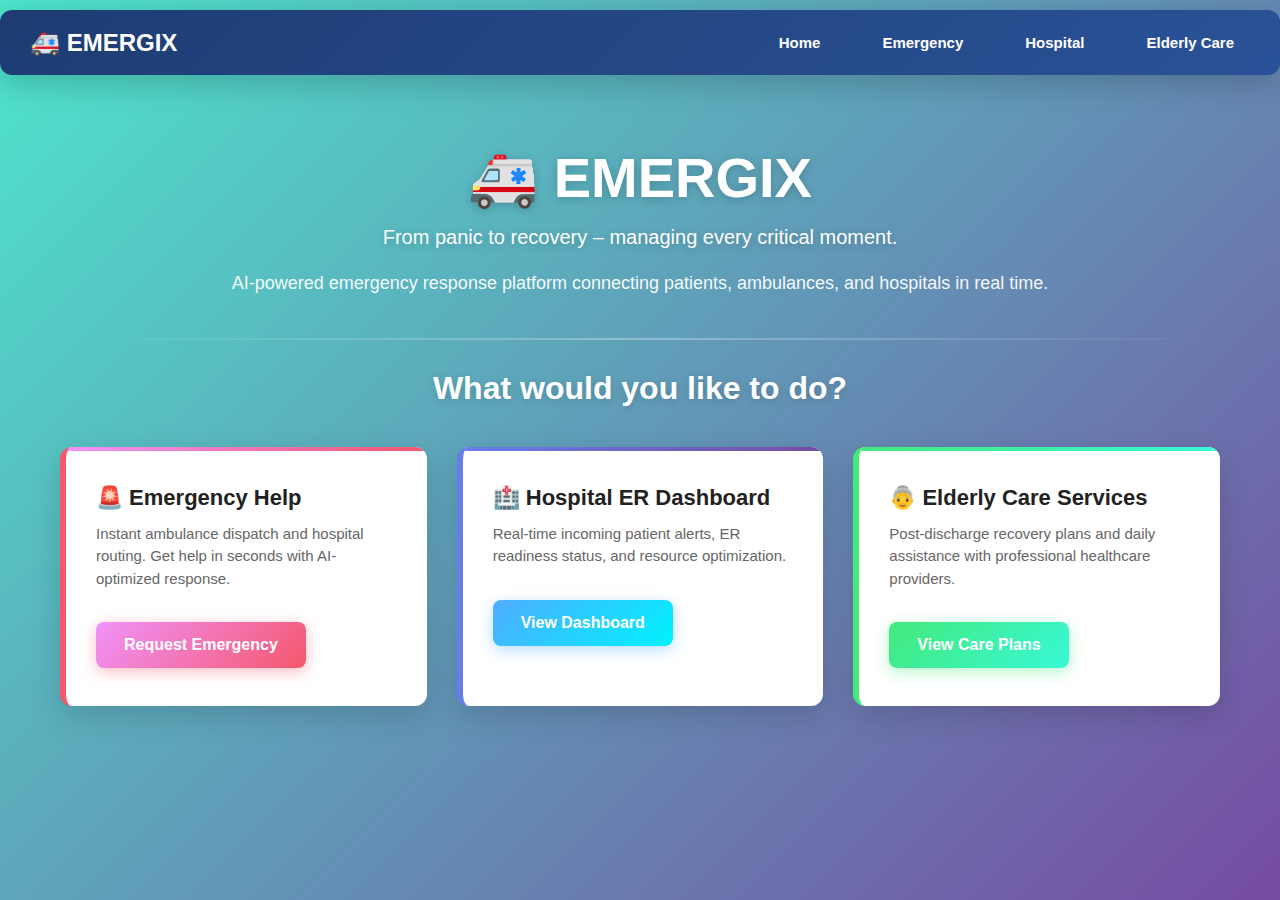
<file: frontend/index.html>
<!DOCTYPE html>
<html lang="en">
<head>
  <meta charset="UTF-8">
  <meta name="viewport" content="width=device-width, initial-scale=1.0">
  <title>EMERGIX – AI-Powered Emergency Response Platform</title>
  <link rel="stylesheet" href="style.css">
</head>

<body>
    <div class="navbar">
        <b>🚑 EMERGIX</b>
        <div class="nav-links">
            <a href="index.html">Home</a>
            <a href="emergency.html">Emergency</a>
            <a href="hospital.html">Hospital</a>
            <a href="elderly-care.html">Elderly Care</a>
        </div>
    </div>

    <div class="container">
        <div class="hero-text">
            <h1>🚑 EMERGIX</h1>
            <h3>From panic to recovery – managing every critical moment.</h3>
            <p style="font-size: 18px; margin-top: 20px;">
                AI-powered emergency response platform connecting patients, ambulances, and hospitals in real time.
            </p>
        </div>

        <hr>

        <h2 style="text-align: center;">What would you like to do?</h2>

        <div class="card-container">

            <div class="card emergency">
                <h3>🚨 Emergency Help</h3>
                <p>Instant ambulance dispatch and hospital routing. Get help in seconds with AI-optimized response.</p>
                <a href="emergency.html">
                    <button class="btn-emergency">Request Emergency</button>
                </a>
            </div>

            <div class="card">
                <h3>🏥 Hospital ER Dashboard</h3>
                <p>Real-time incoming patient alerts, ER readiness status, and resource optimization.</p>
                <a href="hospital.html">
                    <button class="btn-hospital">View Dashboard</button>
                </a>
            </div>

            <div class="card care">
                <h3>👵 Elderly Care Services</h3>
                <p>Post-discharge recovery plans and daily assistance with professional healthcare providers.</p>
                <a href="elderly-care.html">
                    <button class="btn-care">View Care Plans</button>
                </a>
            </div>

        </div>
    </div>
</body>
</html>
</file>
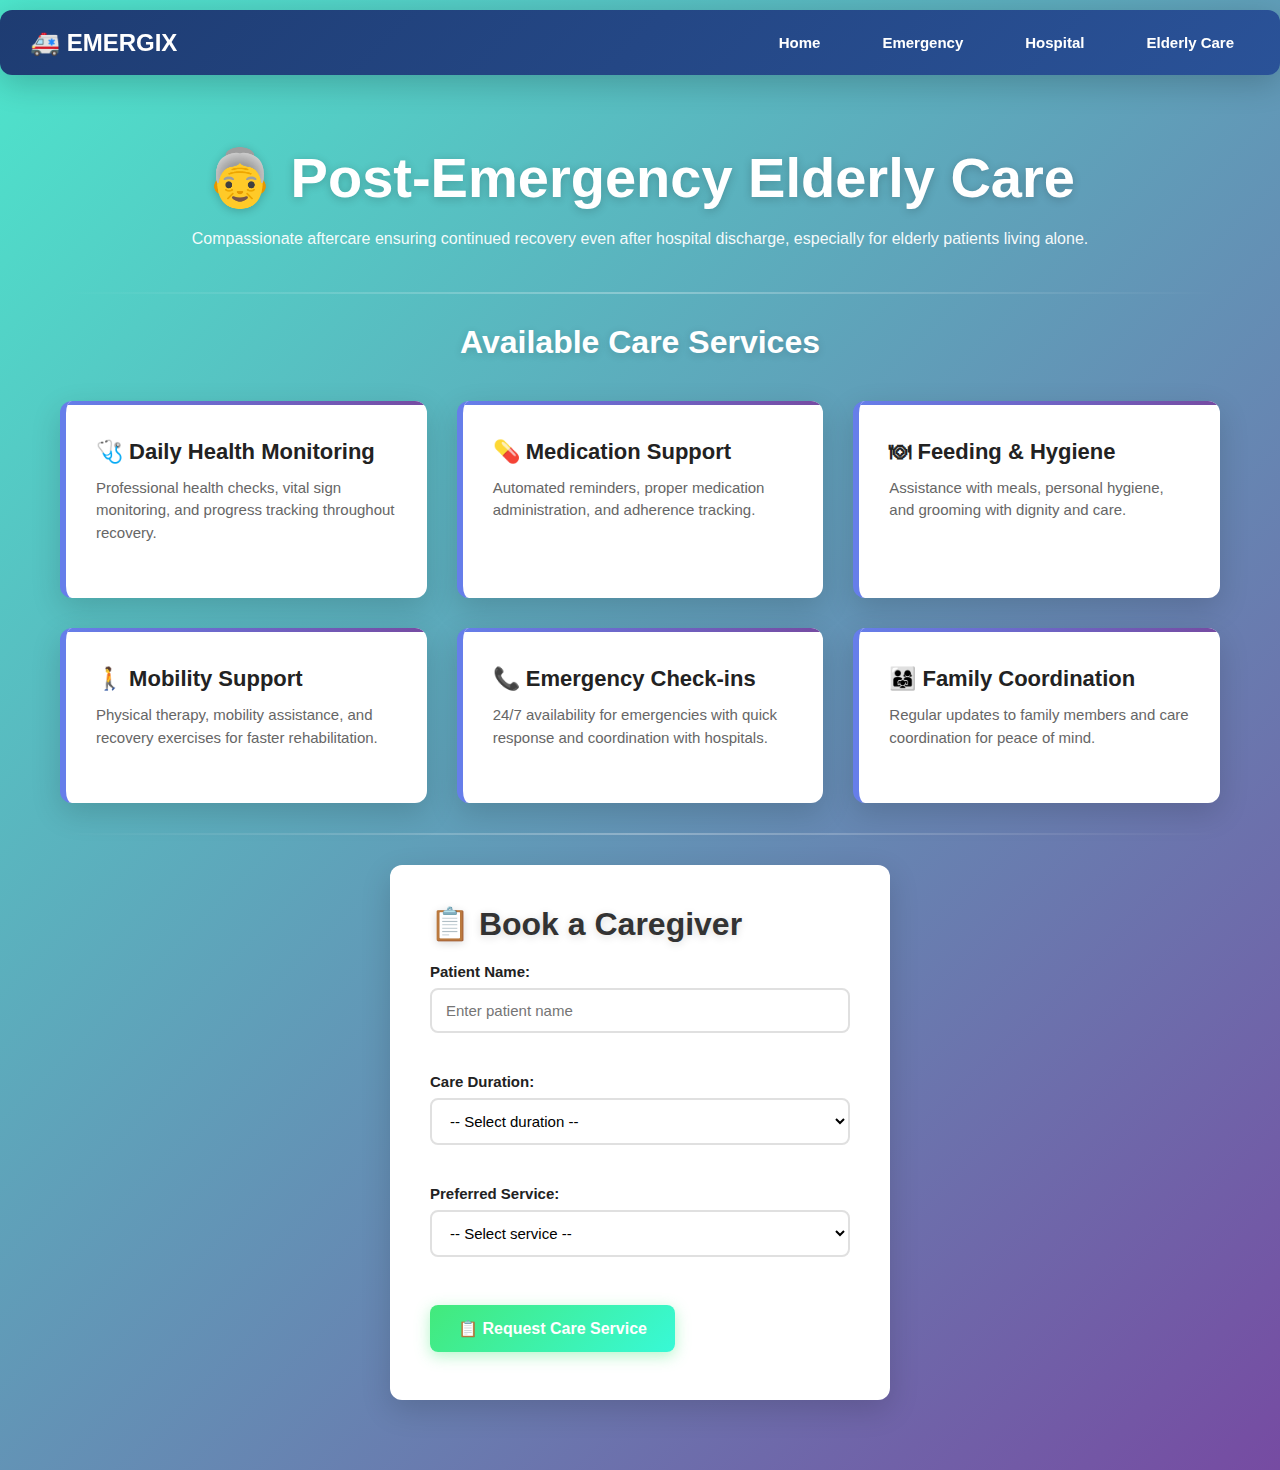
<file: frontend/elderly-care.html>
<!DOCTYPE html>
<html lang="en">
<head>
  <meta charset="UTF-8">
  <meta name="viewport" content="width=device-width, initial-scale=1.0">
  <title>Elderly Care Services – EMERGIX</title>
  <link rel="stylesheet" href="style.css">
</head>

<body>
  <div class="navbar">
    <b>🚑 EMERGIX</b>
    <div class="nav-links">
      <a href="index.html">Home</a>
      <a href="emergency.html">Emergency</a>
      <a href="hospital.html">Hospital</a>
      <a href="elderly-care.html">Elderly Care</a>
    </div>
  </div>

  <div class="container">
    <div class="hero-text">
      <h1>👵 Post-Emergency Elderly Care</h1>
      <p>
        Compassionate aftercare ensuring continued recovery even after hospital discharge, 
        especially for elderly patients living alone.
      </p>
    </div>

    <hr>

    <h2 style="text-align: center;">Available Care Services</h2>

    <div class="card-container">
      <div class="card">
        <h3>🩺 Daily Health Monitoring</h3>
        <p>Professional health checks, vital sign monitoring, and progress tracking throughout recovery.</p>
      </div>
      
      <div class="card">
        <h3>💊 Medication Support</h3>
        <p>Automated reminders, proper medication administration, and adherence tracking.</p>
      </div>
      
      <div class="card">
        <h3>🍽 Feeding & Hygiene</h3>
        <p>Assistance with meals, personal hygiene, and grooming with dignity and care.</p>
      </div>
      
      <div class="card">
        <h3>🚶 Mobility Support</h3>
        <p>Physical therapy, mobility assistance, and recovery exercises for faster rehabilitation.</p>
      </div>
      
      <div class="card">
        <h3>📞 Emergency Check-ins</h3>
        <p>24/7 availability for emergencies with quick response and coordination with hospitals.</p>
      </div>
      
      <div class="card">
        <h3>👨‍👩‍👧 Family Coordination</h3>
        <p>Regular updates to family members and care coordination for peace of mind.</p>
      </div>
    </div>

    <hr>

    <div class="form-section">
      <h2 style="color: #333;">📋 Book a Caregiver</h2>

      <form id="elderlyCareForm">
        <div class="form-group">
          <label for="name">Patient Name:</label>
          <input type="text" id="name" placeholder="Enter patient name" required>
        </div>

        <div class="form-group">
          <label for="duration">Care Duration:</label>
          <select id="duration" required>
            <option value="">-- Select duration --</option>
            <option value="1week">1 Week</option>
            <option value="2weeks">2 Weeks</option>
            <option value="1month">1 Month</option>
            <option value="3months">3 Months</option>
            <option value="longterm">Long-term Care</option>
          </select>
        </div>

        <div class="form-group">
          <label for="service">Preferred Service:</label>
          <select id="service" required>
            <option value="">-- Select service --</option>
            <option value="recovery">Recovery Care</option>
            <option value="medication">Medication Support</option>
            <option value="fulltime">Full-time Assistance</option>
            <option value="combined">Combined Services</option>
          </select>
        </div>

        <button class="btn-care" type="submit">
          📋 Request Care Service
        </button>
      </form>
    </div>
  </div>
  <script src="js/main.js"></script>

</body>
</html>
</file>
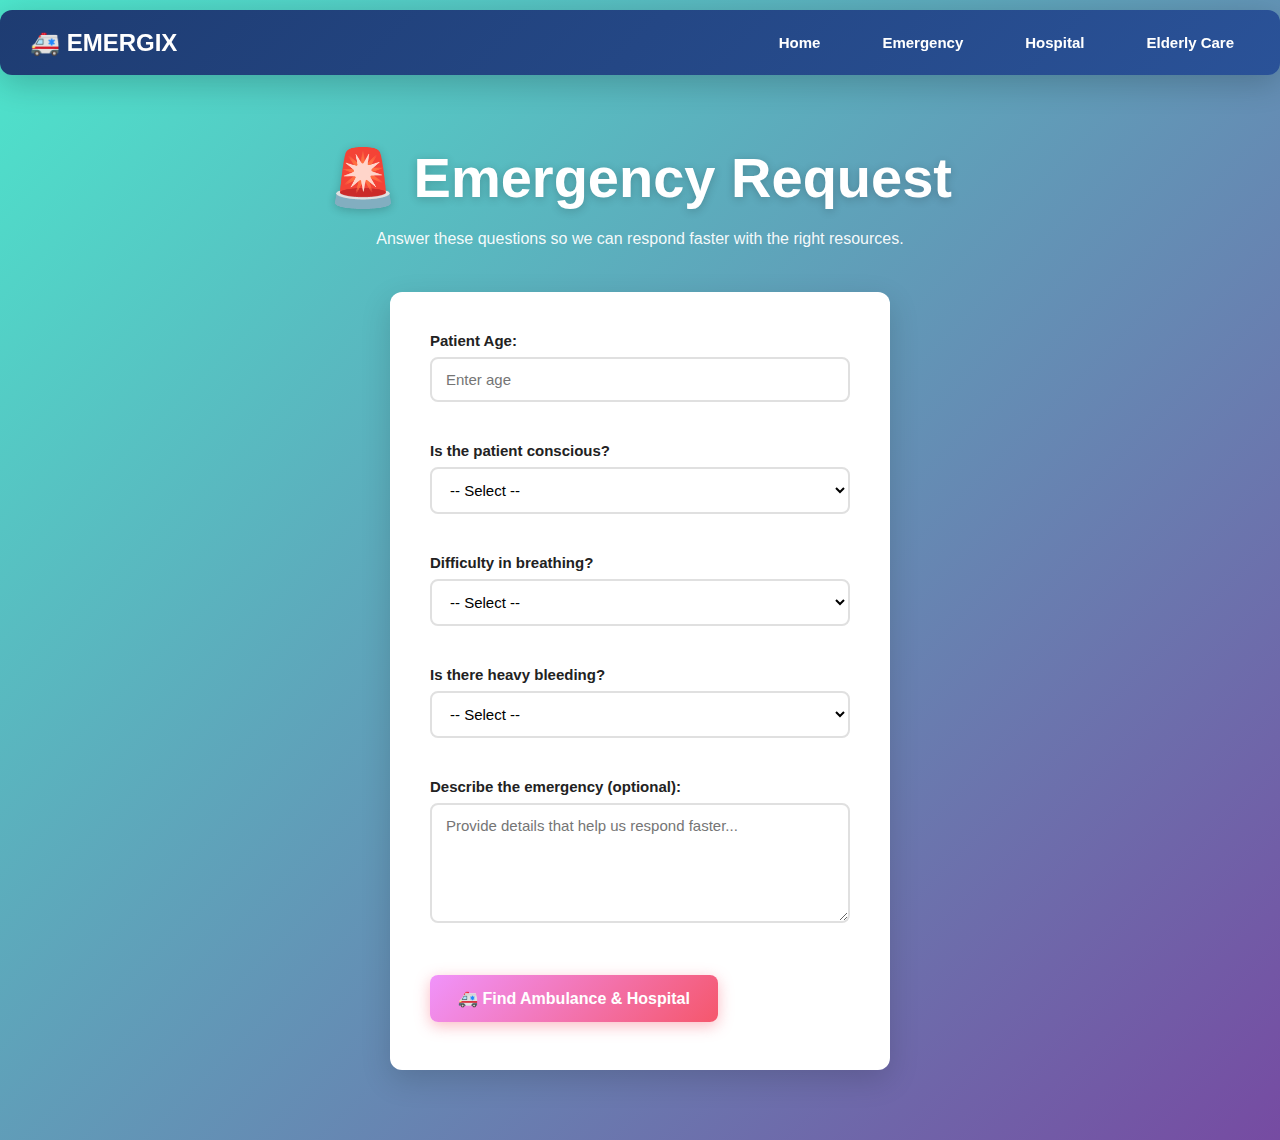
<file: frontend/emergency.html>
<!DOCTYPE html>
<html lang="en">
<head>
  <meta charset="UTF-8">
  <meta name="viewport" content="width=device-width, initial-scale=1.0">
  <title>Emergency Request – EMERGIX</title>
  <link rel="stylesheet" href="style.css">
</head>

<body>
   <div class="navbar">
     <b>🚑 EMERGIX</b>
     <div class="nav-links">
       <a href="index.html">Home</a>
       <a href="emergency.html">Emergency</a>
       <a href="hospital.html">Hospital</a>
       <a href="elderly-care.html">Elderly Care</a>
     </div>
   </div>

   <div class="container">
     <div class="hero-text">
       <h1>🚨 Emergency Request</h1>
       <p>Answer these questions so we can respond faster with the right resources.</p>
     </div>

     <div class="form-section">
       <form id="emergencyForm">

         <div class="form-group">
           <label for="age">Patient Age:</label>
           <input type="number" id="age" placeholder="Enter age" required>
         </div>

         <div class="form-group">
           <label for="conscious">Is the patient conscious?</label>
           <select id="conscious" required>
             <option value="">-- Select --</option>
             <option value="yes">Yes</option>
             <option value="no">No</option>
           </select>
         </div>

         <div class="form-group">
           <label for="breathing">Difficulty in breathing?</label>
           <select id="breathing" required>
             <option value="">-- Select --</option>
             <option value="no">No</option>
             <option value="mild">Mild</option>
             <option value="severe">Severe</option>
           </select>
         </div>

         <div class="form-group">
           <label for="bleeding">Is there heavy bleeding?</label>
           <select id="bleeding" required>
             <option value="">-- Select --</option>
             <option value="no">No</option>
             <option value="yes">Yes</option>
           </select>
         </div>

         <div class="form-group">
           <label for="description">Describe the emergency (optional):</label>
           <textarea id="description" placeholder="Provide details that help us respond faster..."></textarea>
         </div>

         <button class="btn-emergency" type="submit">
           🚑 Find Ambulance & Hospital
         </button>

       </form>
     </div>
   </div>
   <script src="js/main.js"></script>

</body>
</html>
</file>
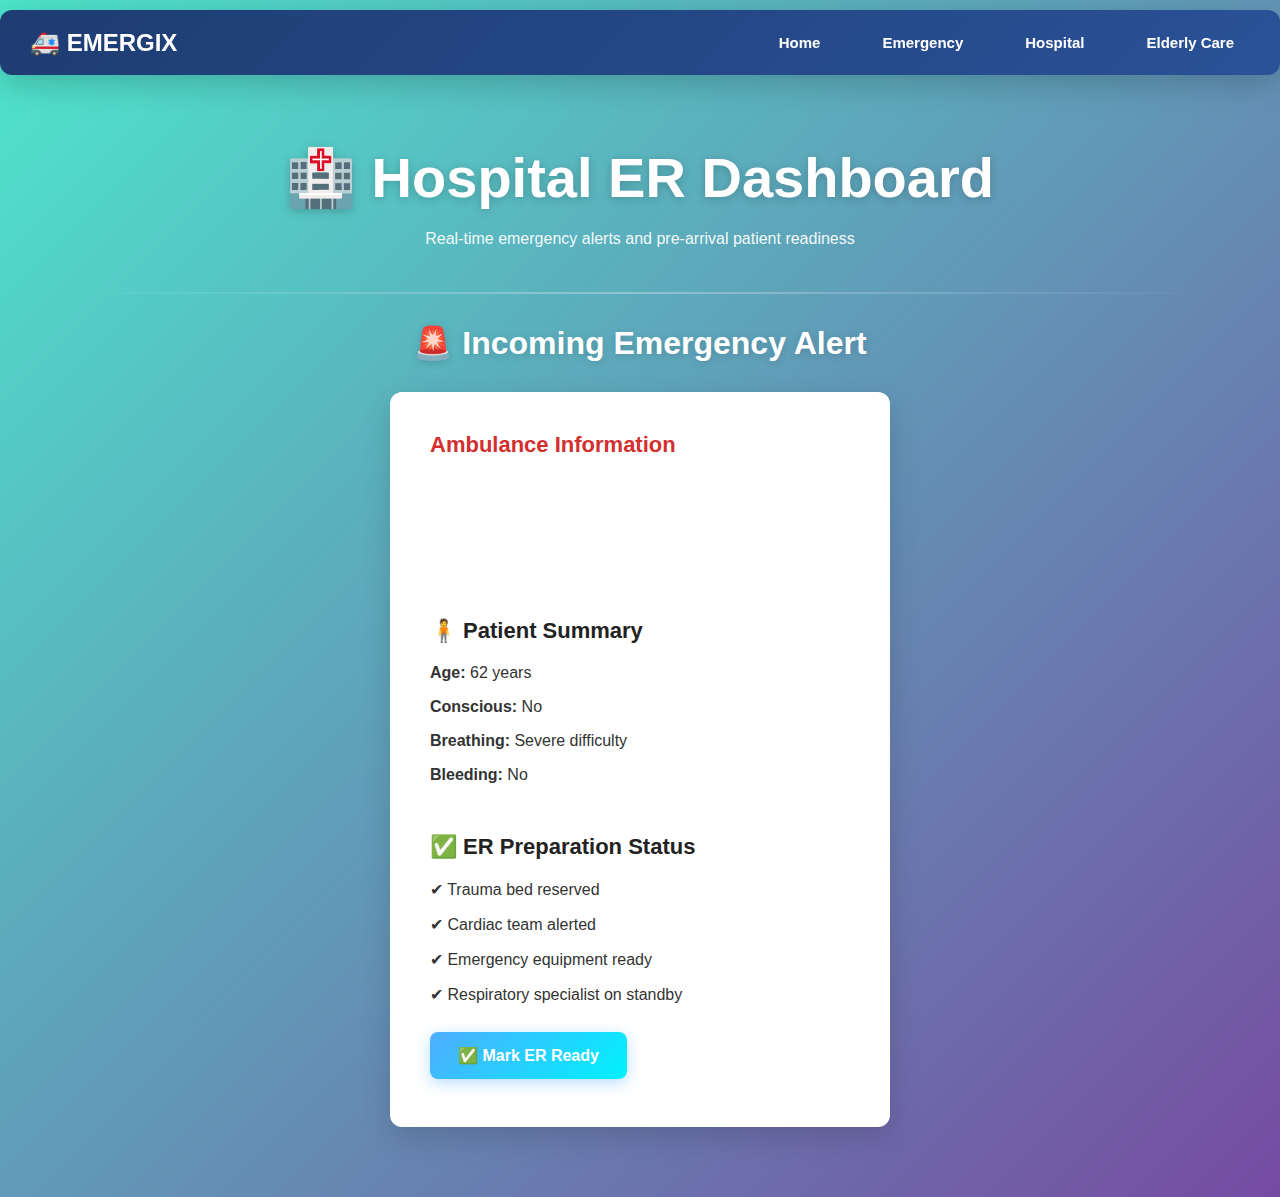
<file: frontend/hospital.html>
<!DOCTYPE html>
<html lang="en">
<head>
  <meta charset="UTF-8">
  <meta name="viewport" content="width=device-width, initial-scale=1.0">
  <title>Hospital ER Dashboard – EMERGIX</title>
  <link rel="stylesheet" href="style.css">
</head>

<body>
   <div class="navbar">
     <b>🚑 EMERGIX</b>
     <div class="nav-links">
       <a href="index.html">Home</a>
       <a href="emergency.html">Emergency</a>
       <a href="hospital.html">Hospital</a>
       <a href="elderly-care.html">Elderly Care</a>
     </div>
   </div>

   <div class="container">
     <div class="hero-text">
       <h1>🏥 Hospital ER Dashboard</h1>
       <p>Real-time emergency alerts and pre-arrival patient readiness</p>
     </div>

     <hr>

     <h2 style="text-align: center; color: white;">🚨 Incoming Emergency Alert</h2>

     <div class="form-section">
       <h3 style="color: #d32f2f;">Ambulance Information</h3>
       <p><strong>Ambulance ETA:</strong> 8 minutes</p>
       <p><strong>Ambulance Type:</strong> Advanced Life Support (ALS)</p>
       <p><strong>Route Status:</strong> Optimal route calculated, traffic-aware</p>

       <hr style="margin: 20px 0;">

       <h3>🧍 Patient Summary</h3>
       <ul style="list-style: none; padding: 0;">
         <li style="padding: 8px 0;"><strong>Age:</strong> 62 years</li>
         <li style="padding: 8px 0;"><strong>Conscious:</strong> No</li>
         <li style="padding: 8px 0;"><strong>Breathing:</strong> Severe difficulty</li>
         <li style="padding: 8px 0;"><strong>Bleeding:</strong> No</li>
       </ul>

       <hr style="margin: 20px 0;">

       <h3>✅ ER Preparation Status</h3>
       <ul style="list-style: none; padding: 0;">
         <li style="padding: 8px 0;">✔ Trauma bed reserved</li>
         <li style="padding: 8px 0;">✔ Cardiac team alerted</li>
         <li style="padding: 8px 0;">✔ Emergency equipment ready</li>
         <li style="padding: 8px 0;">✔ Respiratory specialist on standby</li>
       </ul>

       <button class="btn-hospital" type="button" id="erReadyBtn" style="margin-top: 20px;">✅ Mark ER Ready</button>
     </div>
   </div>
   <script src="js/main.js"></script>

</body>
</html>
</file>
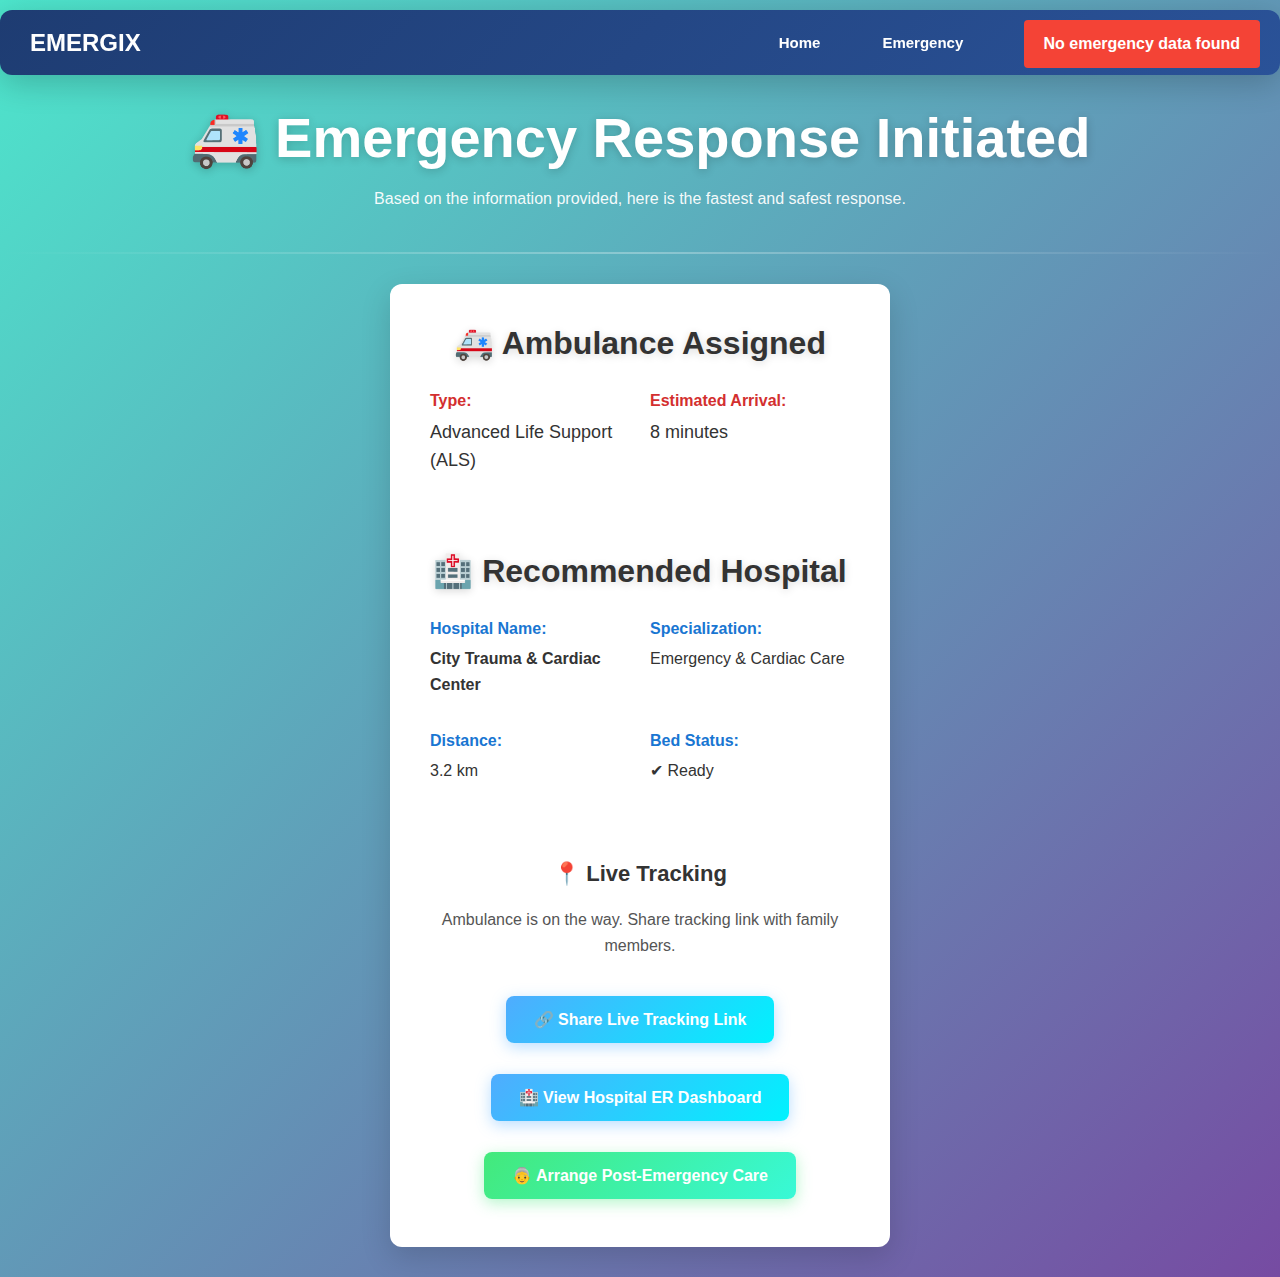
<file: frontend/result.html>
<!DOCTYPE html>
<html lang="en">
<head>
  <meta charset="UTF-8">
  <meta name="viewport" content="width=device-width, initial-scale=1.0">
  <title>Emergency Response – EMERGIX</title>
  <link rel="stylesheet" href="style.css">
</head>

<body>
   <div class="navbar">
  <b>EMERGIX</b>
  <div class="nav-links">
    <a href="index.html">Home</a>
    <a href="emergency.html">Emergency</a>
    <a href="hospital.html">Hospital</a>
    <a href="elderly-care.html">Elderly Care</a>
  </div>
</div>

     <div class="hero-text">
       <h1>🚑 Emergency Response Initiated</h1>
       <p>Based on the information provided, here is the fastest and safest response.</p>
     </div>

     <hr>

     <div class="form-section">
       <h2 style="color: #333; text-align: center; margin-bottom: 30px;">🚑 Ambulance Assigned</h2>
       
       <div style="display: grid; grid-template-columns: 1fr 1fr; gap: 20px; margin-bottom: 30px;">
         <div>
           <h4 style="color: #d32f2f;">Type:</h4>
           <p style="color: #333; font-size: 18px;">Advanced Life Support (ALS)</p>
         </div>
         <div>
           <h4 style="color: #d32f2f;">Estimated Arrival:</h4>
           <p style="color: #333; font-size: 18px;">8 minutes</p>
         </div>
       </div>

       <hr style="margin: 30px 0;">

       <h2 style="color: #333; text-align: center; margin-bottom: 30px;">🏥 Recommended Hospital</h2>
       
       <div style="display: grid; grid-template-columns: 1fr 1fr; gap: 20px; margin-bottom: 30px;">
         <div>
           <h4 style="color: #1976d2;">Hospital Name:</h4>
           <p style="color: #333; font-size: 16px;"><strong>City Trauma & Cardiac Center</strong></p>
         </div>
         <div>
           <h4 style="color: #1976d2;">Specialization:</h4>
           <p style="color: #333; font-size: 16px;">Emergency & Cardiac Care</p>
         </div>
         <div>
           <h4 style="color: #1976d2;">Distance:</h4>
           <p style="color: #333; font-size: 16px;">3.2 km</p>
         </div>
         <div>
           <h4 style="color: #1976d2;">Bed Status:</h4>
           <p style="color: #333; font-size: 16px;">✔ Ready</p>
         </div>
       </div>

       <hr style="margin: 30px 0;">

       <h3 style="color: #333; text-align: center; margin-bottom: 20px;">📍 Live Tracking</h3>
       <p style="color: #555; text-align: center; margin-bottom: 30px;">Ambulance is on the way. Share tracking link with family members.</p>

       <div style="text-align: center; display: flex; flex-direction: column; gap: 15px;">
         <a href="tracking.html" style="text-decoration: none;">
           <button class="btn-hospital">🔗 Share Live Tracking Link</button>
         </a>
         <a href="hospital.html" style="text-decoration: none;">
           <button class="btn-hospital">🏥 View Hospital ER Dashboard</button>
         </a>
         <a href="elderly-care.html" style="text-decoration: none;">
           <button class="btn-care">👵 Arrange Post-Emergency Care</button>
         </a>
       </div>
     </div>
   </div>
   <script src="js/main.js"></script>

</body>
</html>
</file>
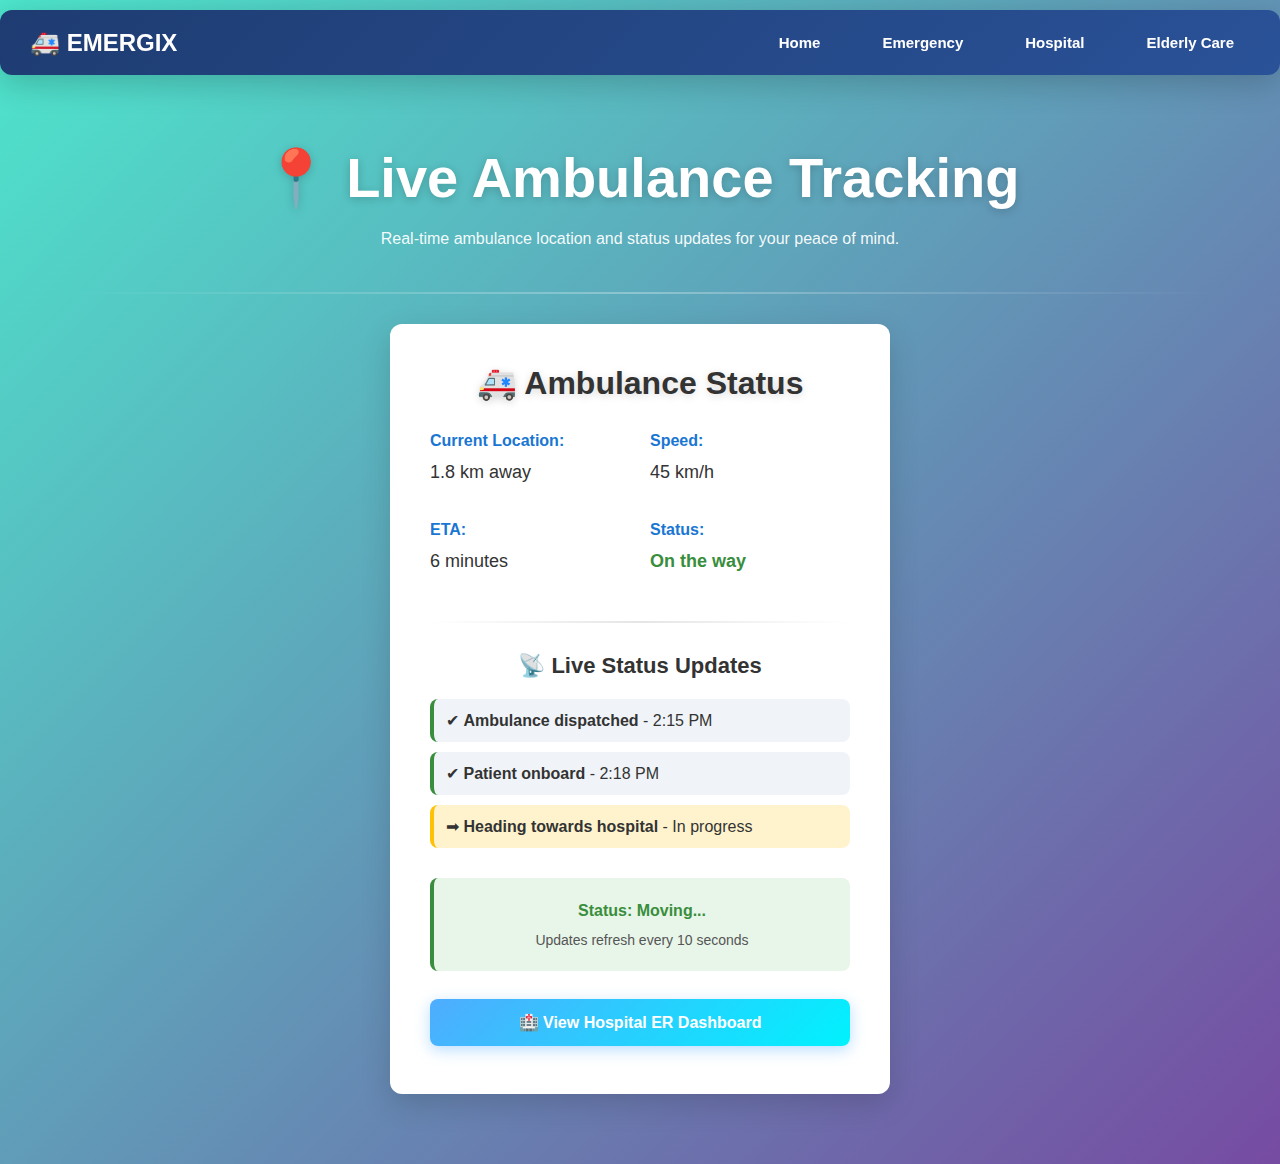
<file: frontend/tracking.html>
<!DOCTYPE html>
<html lang="en">
<head>
  <meta charset="UTF-8">
  <meta name="viewport" content="width=device-width, initial-scale=1.0">
  <title>Live Ambulance Tracking – EMERGIX</title>
  <link rel="stylesheet" href="style.css">
</head>

<body>
  <div class="navbar">
    <b>🚑 EMERGIX</b>
    <div class="nav-links">
      <a href="index.html">Home</a>
      <a href="emergency.html">Emergency</a>
      <a href="hospital.html">Hospital</a>
      <a href="elderly-care.html">Elderly Care</a>
    </div>
  </div>

  <div class="container">
    <div class="hero-text">
      <h1>📍 Live Ambulance Tracking</h1>
      <p>Real-time ambulance location and status updates for your peace of mind.</p>
    </div>

    <hr>

    <div class="form-section">
      <h2 style="color: #333; text-align: center; margin-bottom: 30px;">🚑 Ambulance Status</h2>
      
      <div style="display: grid; grid-template-columns: 1fr 1fr; gap: 20px; margin-bottom: 30px;">
        <div>
          <h4 style="color: #1976d2;">Current Location:</h4>
          <p style="color: #333; font-size: 18px;">1.8 km away</p>
        </div>
        <div>
          <h4 style="color: #1976d2;">Speed:</h4>
          <p style="color: #333; font-size: 18px;">45 km/h</p>
        </div>
        <div>
          <h4 style="color: #1976d2;">ETA:</h4>
          <p style="color: #333; font-size: 18px;">6 minutes</p>
        </div>
        <div>
          <h4 style="color: #1976d2;">Status:</h4>
          <p style="color: #388e3c; font-size: 18px;"><strong>On the way</strong></p>
        </div>
      </div>

      <hr style="margin: 30px 0; background: linear-gradient(90deg, transparent, rgba(0,0,0,0.1), transparent);">

      <h3 style="color: #333; text-align: center; margin-bottom: 20px;">📡 Live Status Updates</h3>
      
      <ul style="list-style: none; padding: 0; margin-bottom: 30px;">
        <li style="padding: 12px; margin-bottom: 10px; background: #f0f4f8; border-radius: 8px; border-left: 4px solid #388e3c;">
          ✔ <strong>Ambulance dispatched</strong> - 2:15 PM
        </li>
        <li style="padding: 12px; margin-bottom: 10px; background: #f0f4f8; border-radius: 8px; border-left: 4px solid #388e3c;">
          ✔ <strong>Patient onboard</strong> - 2:18 PM
        </li>
        <li style="padding: 12px; margin-bottom: 10px; background: #fff3cd; border-radius: 8px; border-left: 4px solid #ffc107;">
          ➡ <strong>Heading towards hospital</strong> - In progress
        </li>
      </ul>

      <div style="text-align: center; padding: 20px; background: #e8f5e9; border-radius: 8px; border-left: 4px solid #388e3c; margin-bottom: 20px;">
        <p style="color: #388e3c; font-size: 16px; margin: 0;"><strong>Status: Moving...</strong></p>
        <p style="color: #555; font-size: 14px; margin: 5px 0 0 0;">Updates refresh every 10 seconds</p>
      </div>

      <a href="hospital.html" style="text-decoration: none;">
        <button class="btn-hospital" style="width: 100%;">🏥 View Hospital ER Dashboard</button>
      </a>
    </div>
  </div>
  <script src="js/main.js"></script>

</body>
</html>
</file>
<file: frontend/style.css>
* {
  margin: 0;
  padding: 0;
  box-sizing: border-box;
}

body {
  font-family: 'Segoe UI', Tahoma, Geneva, Verdana, sans-serif;
  background: linear-gradient(135deg, #4de6cc 0%, #764ba2 100%);
  color: #333;
  min-height: 100vh;
}

.container {
  max-width: 1200px;
  margin: 0 auto;
  padding: 40px 20px;
}

/* Navbar Styling */
.navbar {
  background: linear-gradient(135deg, #1e3c72 0%, #2a5298 100%);
  padding: 16px 30px;
  display: flex;
  justify-content: space-between;
  align-items: center;
  box-shadow: 0 8px 32px rgba(0, 0, 0, 0.2);
  margin-bottom: 40px;
  border-radius: 12px;
  color: white;
  font-size: 24px;
  font-weight: bold;
  position: sticky;
  top: 10px;
  z-index: 100;
}

.nav-links {
  display: flex;
  gap: 30px;
  align-items: center;
}

.nav-links a {
  text-decoration: none;
  color: white;
  font-weight: 600;
  font-size: 15px;
  transition: all 0.3s ease;
  padding: 8px 16px;
  border-radius: 6px;
}

.nav-links a:hover {
  background-color: rgba(255, 255, 255, 0.2);
  transform: translateY(-2px);
}

/* Typography */
h1 {
  color: white;
  font-size: 48px;
  font-weight: 700;
  margin-bottom: 10px;
  text-shadow: 0 2px 10px rgba(0, 0, 0, 0.2);
}

h2 {
  color: white;
  font-size: 32px;
  font-weight: 600;
  margin-bottom: 20px;
  text-shadow: 0 2px 8px rgba(0, 0, 0, 0.15);
}

h3 {
  color: #222;
  font-size: 22px;
  font-weight: 600;
  margin-bottom: 12px;
}

h4 {
  color: #555;
  font-size: 16px;
  font-weight: 600;
  margin-bottom: 8px;
}

p {
  font-size: 16px;
  color: rgba(255, 255, 255, 0.95);
  line-height: 1.6;
  margin-bottom: 15px;
}

label {
  font-weight: 600;
  color: #222;
  display: block;
  margin-bottom: 8px;
  font-size: 15px;
}

/* Input Elements */
input, select, textarea {
  padding: 12px 14px;
  margin-bottom: 16px;
  border: 2px solid #e0e0e0;
  border-radius: 8px;
  font-size: 15px;
  font-family: inherit;
  width: 100%;
  max-width: 400px;
  transition: all 0.3s ease;
  background-color: white;
}

input:focus, select:focus, textarea:focus {
  outline: none;
  border-color: #667eea;
  box-shadow: 0 0 0 4px rgba(102, 126, 234, 0.1);
}

textarea {
  resize: vertical;
  min-height: 120px;
}

/* Buttons */
button {
  padding: 14px 28px;
  margin: 8px 0;
  border: none;
  border-radius: 8px;
  background-color: #667eea;
  color: white;
  font-size: 16px;
  font-weight: 600;
  cursor: pointer;
  transition: all 0.3s ease;
  box-shadow: 0 4px 15px rgba(102, 126, 234, 0.4);
}

button:hover {
  background-color: #5568d3;
  transform: translateY(-3px);
  box-shadow: 0 6px 20px rgba(102, 126, 234, 0.6);
}

button:active {
  transform: translateY(-1px);
}

.btn-emergency {
  background: linear-gradient(135deg, #f093fb 0%, #f5576c 100%);
  box-shadow: 0 4px 15px rgba(245, 87, 108, 0.4);
}

.btn-emergency:hover {
  background: linear-gradient(135deg, #e87fa0 0%, #d63a4a 100%);
  box-shadow: 0 6px 20px rgba(245, 87, 108, 0.6);
}

.btn-hospital {
  background: linear-gradient(135deg, #4facfe 0%, #00f2fe 100%);
  box-shadow: 0 4px 15px rgba(79, 172, 254, 0.4);
}

.btn-hospital:hover {
  background: linear-gradient(135deg, #2d94d6 0%, #00d4e8 100%);
  box-shadow: 0 6px 20px rgba(79, 172, 254, 0.6);
}

.btn-care {
  background: linear-gradient(135deg, #43e97b 0%, #38f9d7 100%);
  box-shadow: 0 4px 15px rgba(67, 233, 123, 0.4);
}

.btn-care:hover {
  background: linear-gradient(135deg, #2bc558 0%, #20c8a8 100%);
  box-shadow: 0 6px 20px rgba(67, 233, 123, 0.6);
}

/* Card Container */
.card-container {
  display: grid;
  grid-template-columns: repeat(auto-fit, minmax(320px, 1fr));
  gap: 30px;
  margin-top: 40px;
}

/* Cards */
.card {
  background-color: white;
  padding: 30px;
  border-radius: 12px;
  box-shadow: 0 10px 30px rgba(0, 0, 0, 0.15);
  border-left: 6px solid #667eea;
  transition: all 0.3s ease;
  cursor: pointer;
  position: relative;
  overflow: hidden;
}

.card::before {
  content: '';
  position: absolute;
  top: 0;
  left: 0;
  right: 0;
  height: 4px;
  background: linear-gradient(90deg, #667eea, #764ba2);
}

.card:hover {
  transform: translateY(-8px);
  box-shadow: 0 15px 40px rgba(0, 0, 0, 0.2);
}

.card h3 {
  margin-top: 8px;
  margin-bottom: 12px;
}

.card p {
  color: #666;
  font-size: 15px;
  line-height: 1.5;
  margin-bottom: 24px;
}

.card a {
  text-decoration: none;
}

.card.emergency {
  border-left-color: #f5576c;
}

.card.emergency::before {
  background: linear-gradient(90deg, #f093fb, #f5576c);
}

.card.care {
  border-left-color: #43e97b;
}

.card.care::before {
  background: linear-gradient(90deg, #43e97b, #38f9d7);
}

/* Hero Section */
.hero-text {
  text-align: center;
  margin-bottom: 40px;
}

.hero-text h1 {
  font-size: 56px;
  margin-bottom: 15px;
}

.hero-text h3 {
  color: white;
  font-size: 20px;
  font-weight: 400;
  text-shadow: 0 2px 8px rgba(0, 0, 0, 0.2);
}

/* Forms */
.form-section {
  background-color: white;
  padding: 40px;
  border-radius: 12px;
  box-shadow: 0 10px 30px rgba(0, 0, 0, 0.15);
  max-width: 500px;
  margin: 30px auto;
}

.form-group {
  margin-bottom: 24px;
}

.form-group label {
  display: block;
  margin-bottom: 8px;
  color: #222;
  font-weight: 600;
}

.form-group input,
.form-group select,
.form-group textarea {
  width: 100%;
  max-width: none;
}

/* HR */
hr {
  border: none;
  height: 2px;
  background: linear-gradient(90deg, transparent, rgba(255, 255, 255, 0.3), transparent);
  margin: 30px 0;
}

/* Responsive */
@media (max-width: 768px) {
  .navbar {
    flex-direction: column;
    gap: 15px;
    text-align: center;
  }

  .nav-links {
    flex-direction: column;
    gap: 10px;
    width: 100%;
  }

  .card-container {
    grid-template-columns: 1fr;
  }

  h1 {
    font-size: 36px;
  }

  h2 {
    font-size: 24px;
  }

  input, select, textarea {
    max-width: 100%;
  }
}
</file>
